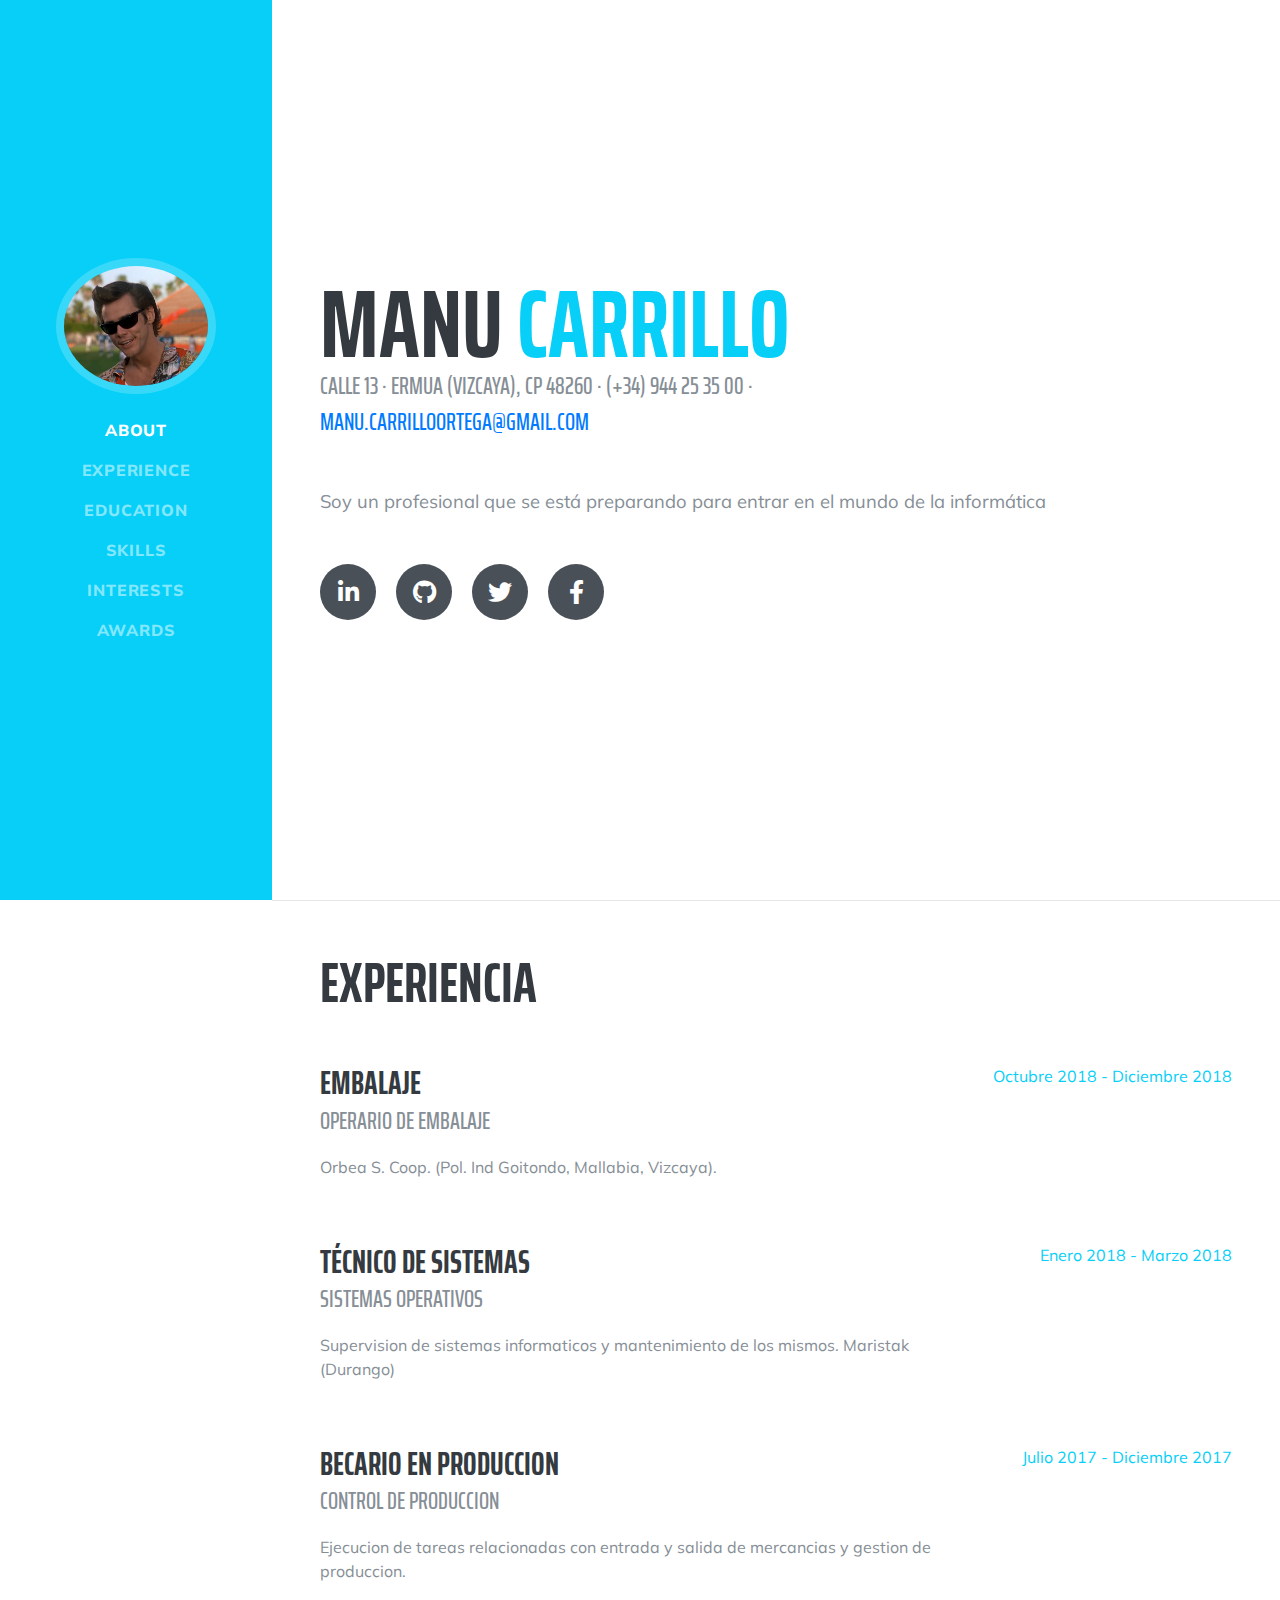
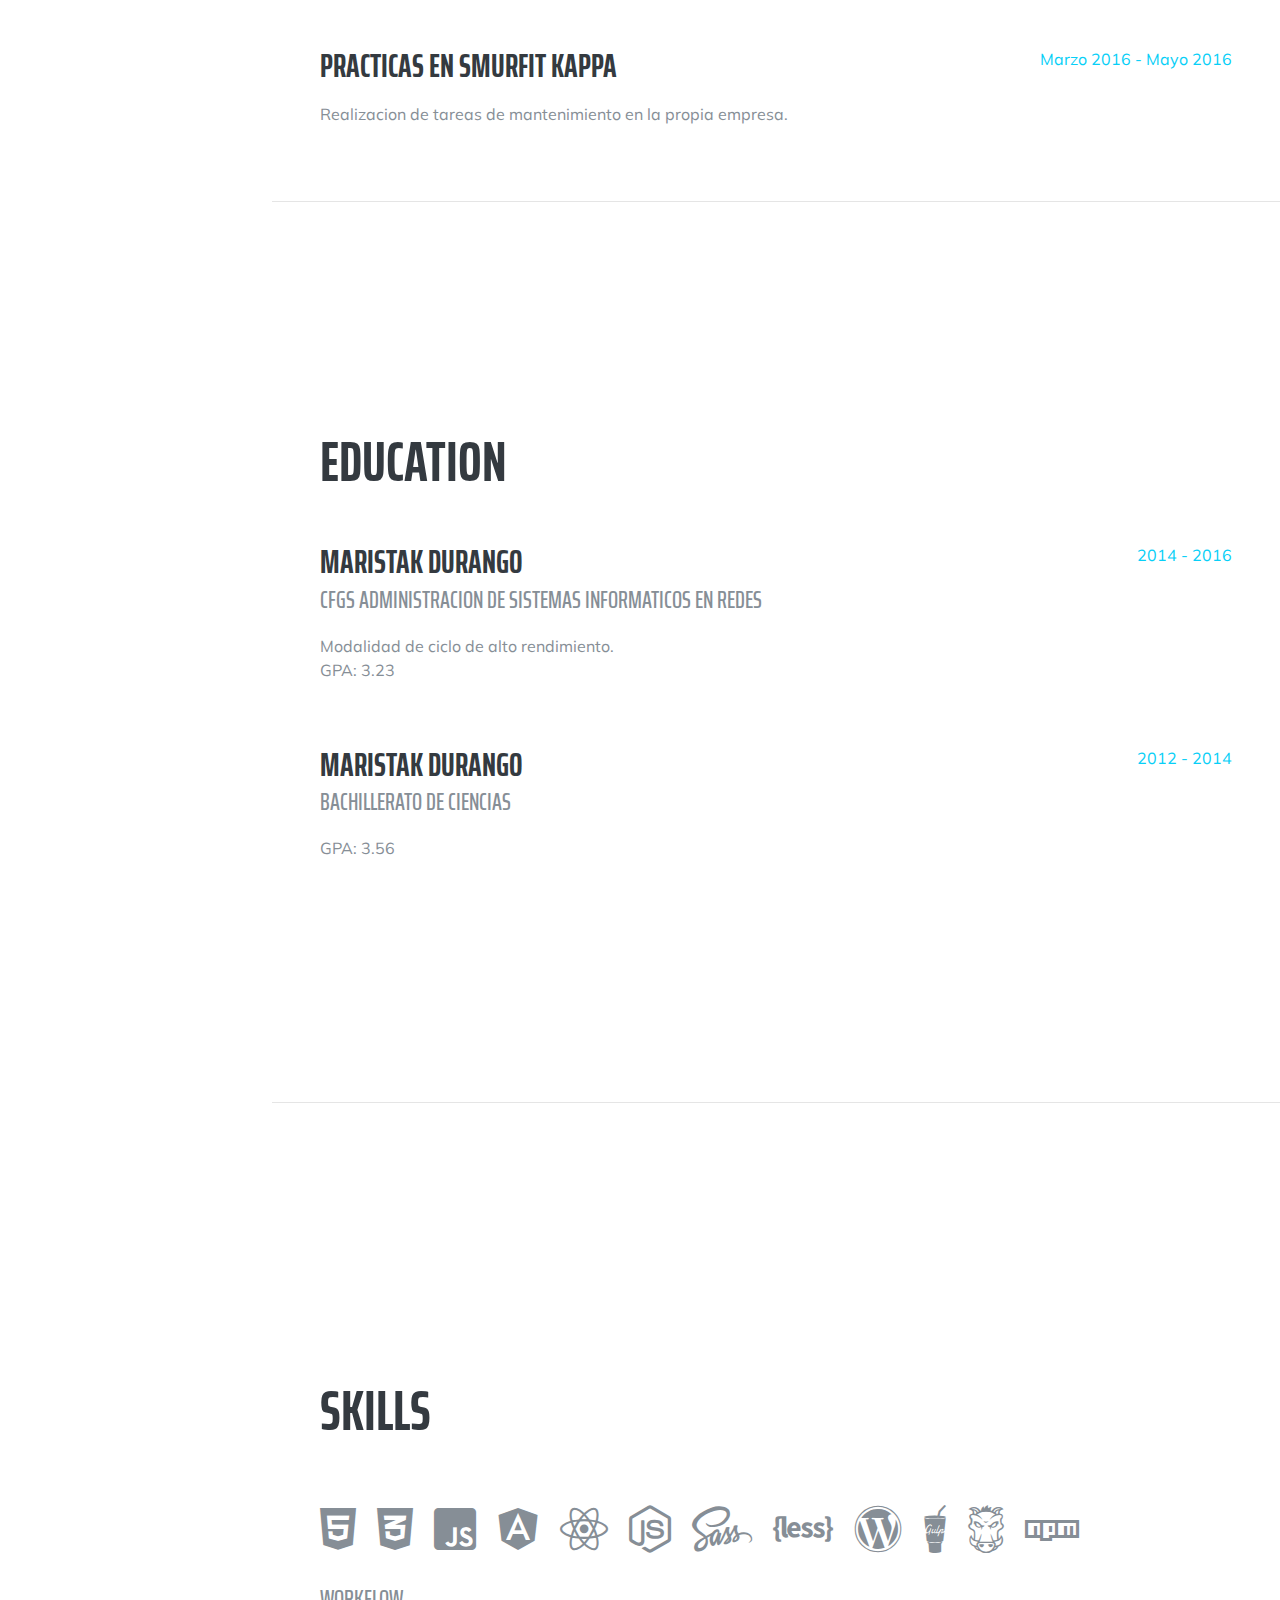
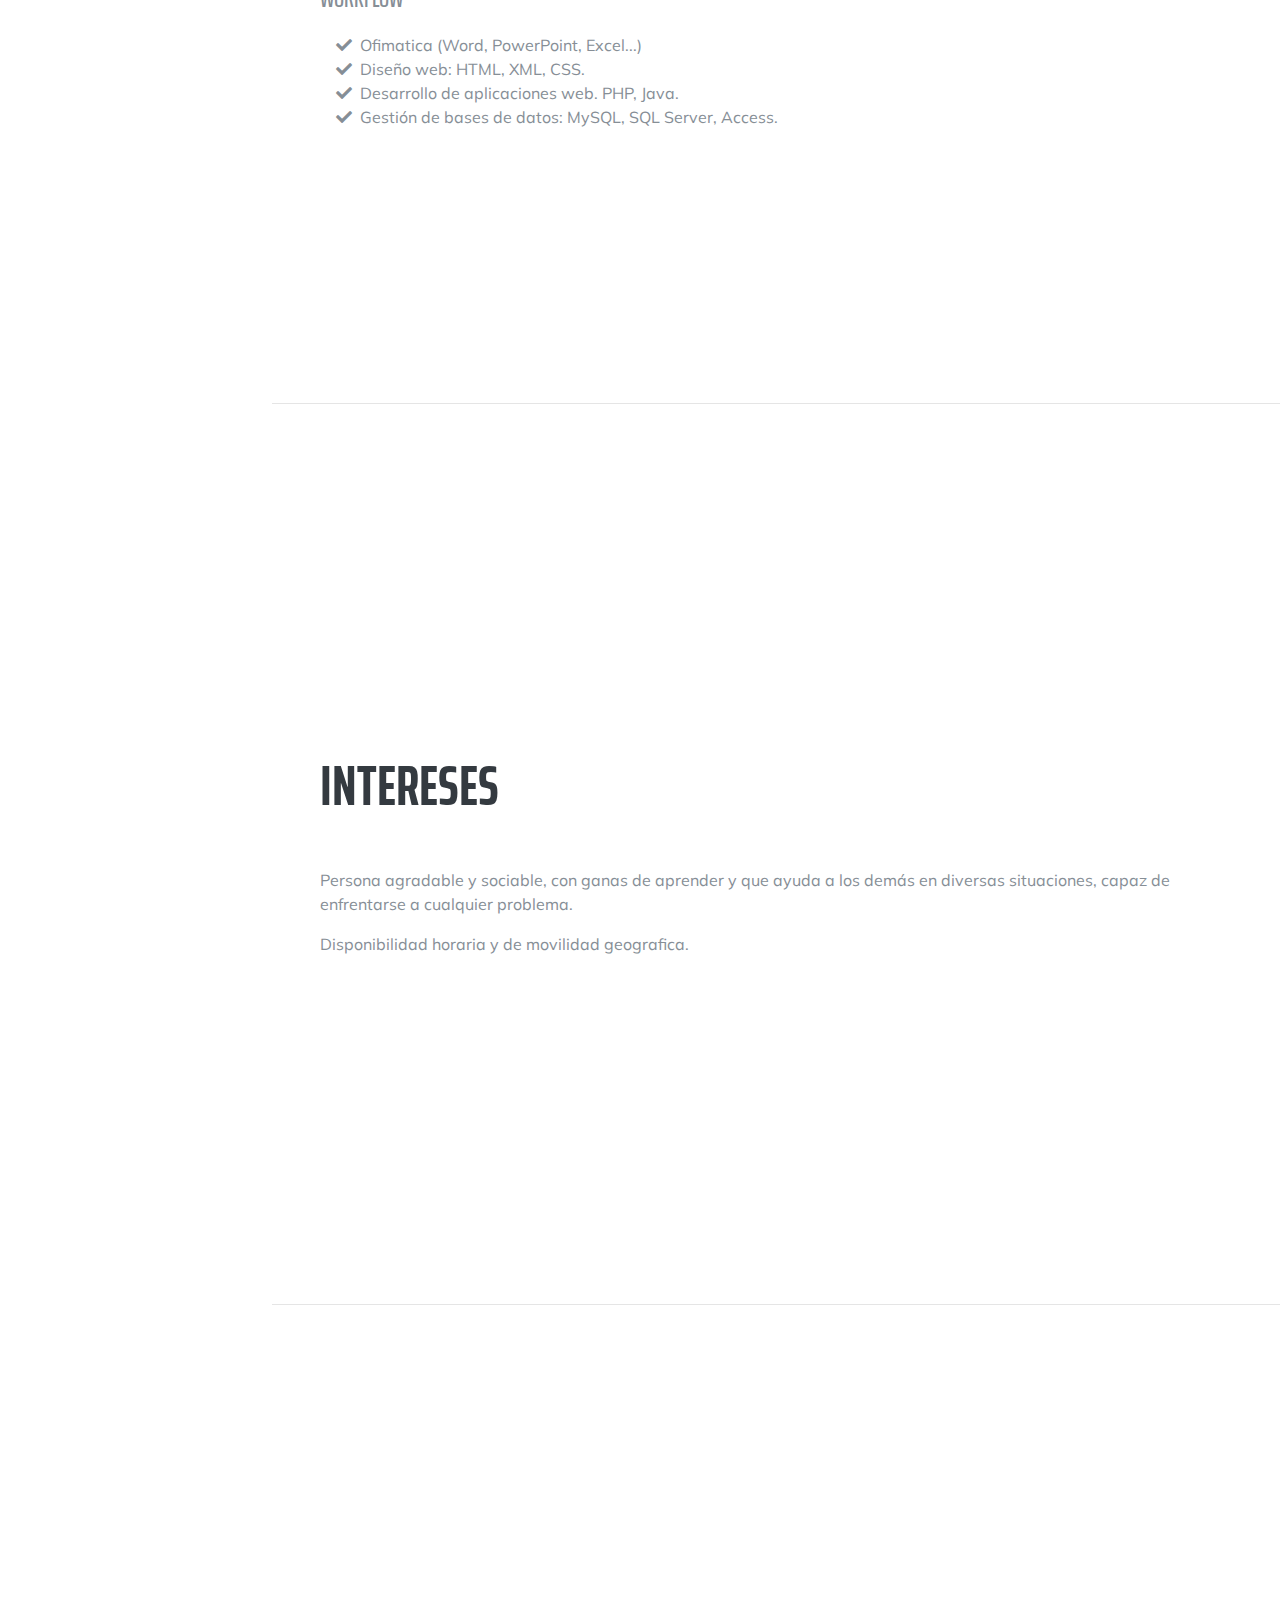
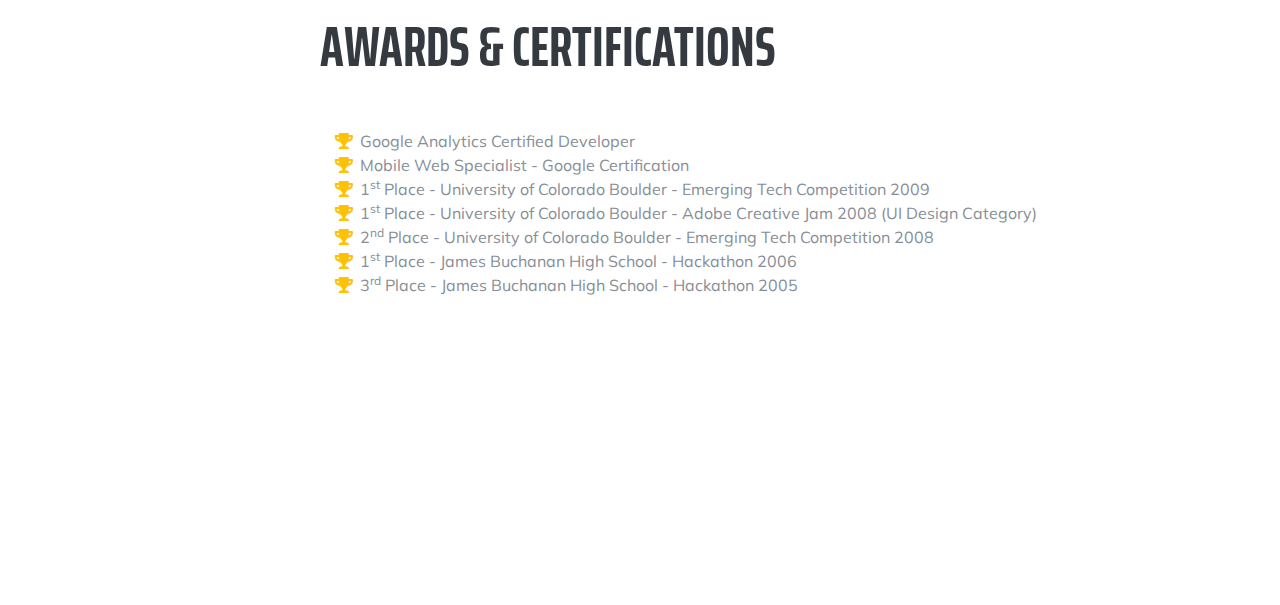
<file: WebContent/cv/index.html>
<!DOCTYPE html>
<html lang="en">

<head>

  <meta charset="utf-8">
  <meta name="viewport" content="width=device-width, initial-scale=1, shrink-to-fit=no">
  <meta name="description" content="">
  <meta name="author" content="">

  <title>Manu Carrillo - CV</title>

  <!-- Bootstrap core CSS -->
  <link href="vendor/bootstrap/css/bootstrap.min.css" rel="stylesheet">

  <!-- Custom fonts for this template -->
  <link href="https://fonts.googleapis.com/css?family=Saira+Extra+Condensed:500,700" rel="stylesheet">
  <link href="https://fonts.googleapis.com/css?family=Muli:400,400i,800,800i" rel="stylesheet">
  <link href="vendor/fontawesome-free/css/all.min.css" rel="stylesheet">

  <!-- Custom styles for this template -->
  <link href="css/resume.min.css" rel="stylesheet">

</head>

<body id="page-top">

  <nav class="navbar navbar-expand-lg navbar-dark bg-primary fixed-top" id="sideNav">
    <a class="navbar-brand js-scroll-trigger" href="#page-top">
      <span class="d-block d-lg-none">Manu Carrillo</span>
      <span class="d-none d-lg-block">
        <img class="img-fluid img-profile rounded-circle mx-auto mb-2" src="img/ventura.PNG" alt="">
      </span>
    </a>
    <button class="navbar-toggler" type="button" data-toggle="collapse" data-target="#navbarSupportedContent" aria-controls="navbarSupportedContent" aria-expanded="false" aria-label="Toggle navigation">
      <span class="navbar-toggler-icon"></span>
    </button>
    <div class="collapse navbar-collapse" id="navbarSupportedContent">
      <ul class="navbar-nav">
        <li class="nav-item">
          <a class="nav-link js-scroll-trigger" href="#about">About</a>
        </li>
        <li class="nav-item">
          <a class="nav-link js-scroll-trigger" href="#experience">Experience</a>
        </li>
        <li class="nav-item">
          <a class="nav-link js-scroll-trigger" href="#education">Education</a>
        </li>
        <li class="nav-item">
          <a class="nav-link js-scroll-trigger" href="#skills">Skills</a>
        </li>
        <li class="nav-item">
          <a class="nav-link js-scroll-trigger" href="#interests">Interests</a>
        </li>
        <li class="nav-item">
          <a class="nav-link js-scroll-trigger" href="#awards">Awards</a>
        </li>
      </ul>
    </div>
  </nav>

  <div class="container-fluid p-0">

    <section class="resume-section p-3 p-lg-5 d-flex align-items-center" id="about">
      <div class="w-100">
        <h1 class="mb-0">Manu
          <span class="text-primary">Carrillo</span>
        </h1>
        <div class="subheading mb-5">Calle 13 · Ermua (Vizcaya), CP 48260 · (+34) 944 25 35 00 ·<br>
          <a href="mailto:name@email.com">manu.carrilloortega@gmail.com</a>
        </div>
        <p class="lead mb-5">Soy un profesional que se está preparando para entrar en el mundo de la informática</p>
        <div class="social-icons">
          <a href="#">
            <i class="fab fa-linkedin-in"></i>
          </a>
          <a href="#">
            <i class="fab fa-github"></i>
          </a>
          <a href="#">
            <i class="fab fa-twitter"></i>
          </a>
          <a href="#">
            <i class="fab fa-facebook-f"></i>
          </a>
        </div>
      </div>
    </section>

    <hr class="m-0">

    <section class="resume-section p-3 p-lg-5 d-flex justify-content-center" id="experience">
      <div class="w-100">
        <h2 class="mb-5">Experiencia</h2>

        <div class="resume-item d-flex flex-column flex-md-row justify-content-between mb-5">
          <div class="resume-content">
            <h3 class="mb-0">Embalaje</h3>
            <div class="subheading mb-3">Operario de Embalaje</div>
            <p> Orbea S. Coop. (Pol. Ind Goitondo, Mallabia, Vizcaya).</p>
          </div>
          <div class="resume-date text-md-right">
            <span class="text-primary">Octubre 2018 - Diciembre 2018</span>
          </div>
        </div>

        <div class="resume-item d-flex flex-column flex-md-row justify-content-between mb-5">
          <div class="resume-content">
            <h3 class="mb-0">Técnico de sistemas</h3>
            <div class="subheading mb-3">Sistemas operativos</div>
            <p>Supervision de sistemas informaticos y mantenimiento de los mismos. Maristak (Durango)</p>
          </div>
          <div class="resume-date text-md-right">
            <span class="text-primary">Enero 2018 - Marzo 2018</span>
          </div>
        </div>

        <div class="resume-item d-flex flex-column flex-md-row justify-content-between mb-5">
          <div class="resume-content">
            <h3 class="mb-0">Becario en produccion</h3>
            <div class="subheading mb-3">Control de produccion</div>
            <p>Ejecucion de tareas relacionadas con entrada y salida de mercancias y gestion de produccion.</p>
          </div>
          <div class="resume-date text-md-right">
            <span class="text-primary">Julio 2017 - Diciembre 2017</span>
          </div>
        </div>

        <div class="resume-item d-flex flex-column flex-md-row justify-content-between">
          <div class="resume-content">
            <h3 class="mb-0">Practicas en Smurfit Kappa</h3>
            <div class="subheading mb-3">	</div>
            <p>Realizacion de tareas de mantenimiento en la propia empresa.</p>
          </div>
          <div class="resume-date text-md-right">
            <span class="text-primary">Marzo 2016 - Mayo 2016</span>
          </div>
        </div>

      </div>

    </section>

    <hr class="m-0">

    <section class="resume-section p-3 p-lg-5 d-flex align-items-center" id="education">
      <div class="w-100">
        <h2 class="mb-5">Education</h2>

        <div class="resume-item d-flex flex-column flex-md-row justify-content-between mb-5">
          <div class="resume-content">
            <h3 class="mb-0">MARISTAK Durango</h3>
            <div class="subheading mb-3">CFGS Administracion de Sistemas Informaticos en Redes</div>
            <div>Modalidad de ciclo de alto rendimiento.</div>
            <p>GPA: 3.23</p>
          </div>
          <div class="resume-date text-md-right">
            <span class="text-primary">2014 - 2016</span>
          </div>
        </div>

        <div class="resume-item d-flex flex-column flex-md-row justify-content-between">
          <div class="resume-content">
            <h3 class="mb-0">Maristak Durango</h3>
            <div class="subheading mb-3">bachillerato de Ciencias</div>
            <p>GPA: 3.56</p>
          </div>
          <div class="resume-date text-md-right">
            <span class="text-primary">2012 - 2014</span>
          </div>
        </div>

      </div>
    </section>

    <hr class="m-0">

    <section class="resume-section p-3 p-lg-5 d-flex align-items-center" id="skills">
      <div class="w-100">
        <h2 class="mb-5">Skills</h2>

        <div class="subheading mb-3"></div>
        <ul class="list-inline dev-icons">
          <li class="list-inline-item">
            <i class="fab fa-html5"></i>
          </li>
          <li class="list-inline-item">
            <i class="fab fa-css3-alt"></i>
          </li>
          <li class="list-inline-item">
            <i class="fab fa-js-square"></i>
          </li>
          <li class="list-inline-item">
            <i class="fab fa-angular"></i>
          </li>
          <li class="list-inline-item">
            <i class="fab fa-react"></i>
          </li>
          <li class="list-inline-item">
            <i class="fab fa-node-js"></i>
          </li>
          <li class="list-inline-item">
            <i class="fab fa-sass"></i>
          </li>
          <li class="list-inline-item">
            <i class="fab fa-less"></i>
          </li>
          <li class="list-inline-item">
            <i class="fab fa-wordpress"></i>
          </li>
          <li class="list-inline-item">
            <i class="fab fa-gulp"></i>
          </li>
          <li class="list-inline-item">
            <i class="fab fa-grunt"></i>
          </li>
          <li class="list-inline-item">
            <i class="fab fa-npm"></i>
          </li>
        </ul>

        <div class="subheading mb-3">Workflow</div>
        <ul class="fa-ul mb-0">
          <li>
            <i class="fa-li fa fa-check"></i>
            Ofimatica (Word, PowerPoint, Excel...)</li>
          <li>
            <i class="fa-li fa fa-check"></i>
			Diseño web: HTML, XML, CSS. 
		 </li>
          <li>
            <i class="fa-li fa fa-check"></i>
            Desarrollo de aplicaciones web. PHP, Java.</li>
          <li>
            <i class="fa-li fa fa-check"></i>
			Gestión de bases de datos: MySQL, SQL Server, Access.
		 </li>
        </ul>
      </div>
    </section>

    <hr class="m-0">

    <section class="resume-section p-3 p-lg-5 d-flex align-items-center" id="interests">
      <div class="w-100">
        <h2 class="mb-5">Intereses</h2>
        <p>Persona agradable y sociable, con ganas de aprender y que ayuda a los demás en diversas situaciones, capaz de enfrentarse a cualquier problema.</p>
        <p class="mb-0">Disponibilidad horaria y de movilidad geografica.</p>
      </div>
    </section>

    <hr class="m-0">

    <section class="resume-section p-3 p-lg-5 d-flex align-items-center" id="awards">
      <div class="w-100">
        <h2 class="mb-5">Awards &amp; Certifications</h2>
        <ul class="fa-ul mb-0">
          <li>
            <i class="fa-li fa fa-trophy text-warning"></i>
            Google Analytics Certified Developer</li>
          <li>
            <i class="fa-li fa fa-trophy text-warning"></i>
            Mobile Web Specialist - Google Certification</li>
          <li>
            <i class="fa-li fa fa-trophy text-warning"></i>
            1<sup>st</sup>
            Place - University of Colorado Boulder - Emerging Tech Competition 2009</li>
          <li>
            <i class="fa-li fa fa-trophy text-warning"></i>
            1<sup>st</sup>
            Place - University of Colorado Boulder - Adobe Creative Jam 2008 (UI Design Category)</li>
          <li>
            <i class="fa-li fa fa-trophy text-warning"></i>
            2<sup>nd</sup>
            Place - University of Colorado Boulder - Emerging Tech Competition 2008</li>
          <li>
            <i class="fa-li fa fa-trophy text-warning"></i>
            1<sup>st</sup>
            Place - James Buchanan High School - Hackathon 2006</li>
          <li>
            <i class="fa-li fa fa-trophy text-warning"></i>
            3<sup>rd</sup>
            Place - James Buchanan High School - Hackathon 2005</li>
        </ul>
      </div>
    </section>

  </div>

  <!-- Bootstrap core JavaScript -->
  <script src="vendor/jquery/jquery.min.js"></script>
  <script src="vendor/bootstrap/js/bootstrap.bundle.min.js"></script>

  <!-- Plugin JavaScript -->
  <script src="vendor/jquery-easing/jquery.easing.min.js"></script>

  <!-- Custom scripts for this template -->
  <script src="js/resume.min.js"></script>

</body>

</html>
</file>
<file: WebContent/cv/css/resume.min.css>
/*!
 * Start Bootstrap - Resume v5.0.7 (https://startbootstrap.com/template-overviews/resume)
 * Copyright 2013-2019 Start Bootstrap
 * Licensed under MIT (https://github.com/BlackrockDigital/startbootstrap-resume/blob/master/LICENSE)
 */body{font-family:Muli,-apple-system,BlinkMacSystemFont,'Segoe UI',Roboto,'Helvetica Neue',Arial,sans-serif,'Apple Color Emoji','Segoe UI Emoji','Segoe UI Symbol','Noto Color Emoji';padding-top:54px;color:#868e96}@media (min-width:992px){body{padding-top:0;padding-left:17rem}}h1,h2,h3,h4,h5,h6{font-family:'Saira Extra Condensed',-apple-system,BlinkMacSystemFont,'Segoe UI',Roboto,'Helvetica Neue',Arial,sans-serif,'Apple Color Emoji','Segoe UI Emoji','Segoe UI Symbol','Noto Color Emoji';font-weight:700;text-transform:uppercase;color:#343a40}h1{font-size:6rem;line-height:5.5rem}h2{font-size:3.5rem}h3{font-size:2rem}p.lead{font-size:1.15rem;font-weight:400}.subheading{text-transform:uppercase;font-weight:500;font-family:'Saira Extra Condensed',-apple-system,BlinkMacSystemFont,'Segoe UI',Roboto,'Helvetica Neue',Arial,sans-serif,'Apple Color Emoji','Segoe UI Emoji','Segoe UI Symbol','Noto Color Emoji';font-size:1.5rem}.social-icons a{display:inline-block;height:3.5rem;width:3.5rem;background-color:#495057;color:#fff!important;border-radius:100%;text-align:center;font-size:1.5rem;line-height:3.5rem;margin-right:1rem}.social-icons a:last-child{margin-right:0}.social-icons a:hover{background-color:#07cff7}.dev-icons{font-size:3rem}.dev-icons .list-inline-item i:hover{color:#bd5d38}#sideNav .navbar-nav .nav-item .nav-link{font-weight:800;letter-spacing:.05rem;text-transform:uppercase}#sideNav .navbar-toggler:focus{outline-color:#d48a6e}@media (min-width:992px){#sideNav{text-align:center;position:fixed;top:0;left:0;display:-webkit-box;display:-ms-flexbox;display:flex;-webkit-box-orient:vertical;-webkit-box-direction:normal;-ms-flex-direction:column;flex-direction:column;width:17rem;height:100vh}#sideNav .navbar-brand{display:-webkit-box;display:-ms-flexbox;display:flex;margin:auto auto 0;padding:.5rem}#sideNav .navbar-brand .img-profile{max-width:10rem;max-height:10rem;border:.5rem solid rgba(255,255,255,.2)}#sideNav .navbar-collapse{display:-webkit-box;display:-ms-flexbox;display:flex;-webkit-box-align:start;-ms-flex-align:start;align-items:flex-start;-webkit-box-flex:0;-ms-flex-positive:0;flex-grow:0;width:100%;margin-bottom:auto}#sideNav .navbar-collapse .navbar-nav{-webkit-box-orient:vertical;-webkit-box-direction:normal;-ms-flex-direction:column;flex-direction:column;width:100%}#sideNav .navbar-collapse .navbar-nav .nav-item{display:block}#sideNav .navbar-collapse .navbar-nav .nav-item .nav-link{display:block}}section.resume-section{padding-top:5rem!important;padding-bottom:5rem!important;max-width:75rem}section.resume-section .resume-item .resume-date{min-width:none}@media (min-width:768px){section.resume-section{min-height:100vh}section.resume-section .resume-item .resume-date{min-width:18rem}}@media (min-width:992px){section.resume-section{padding-top:3rem!important;padding-bottom:3rem!important}}.bg-primary{background-color:#07cff7!important;}.text-primary{color:#07cff7!important}a{}a:active,a:focus,a:hover{color:#07cff7}
</file>
